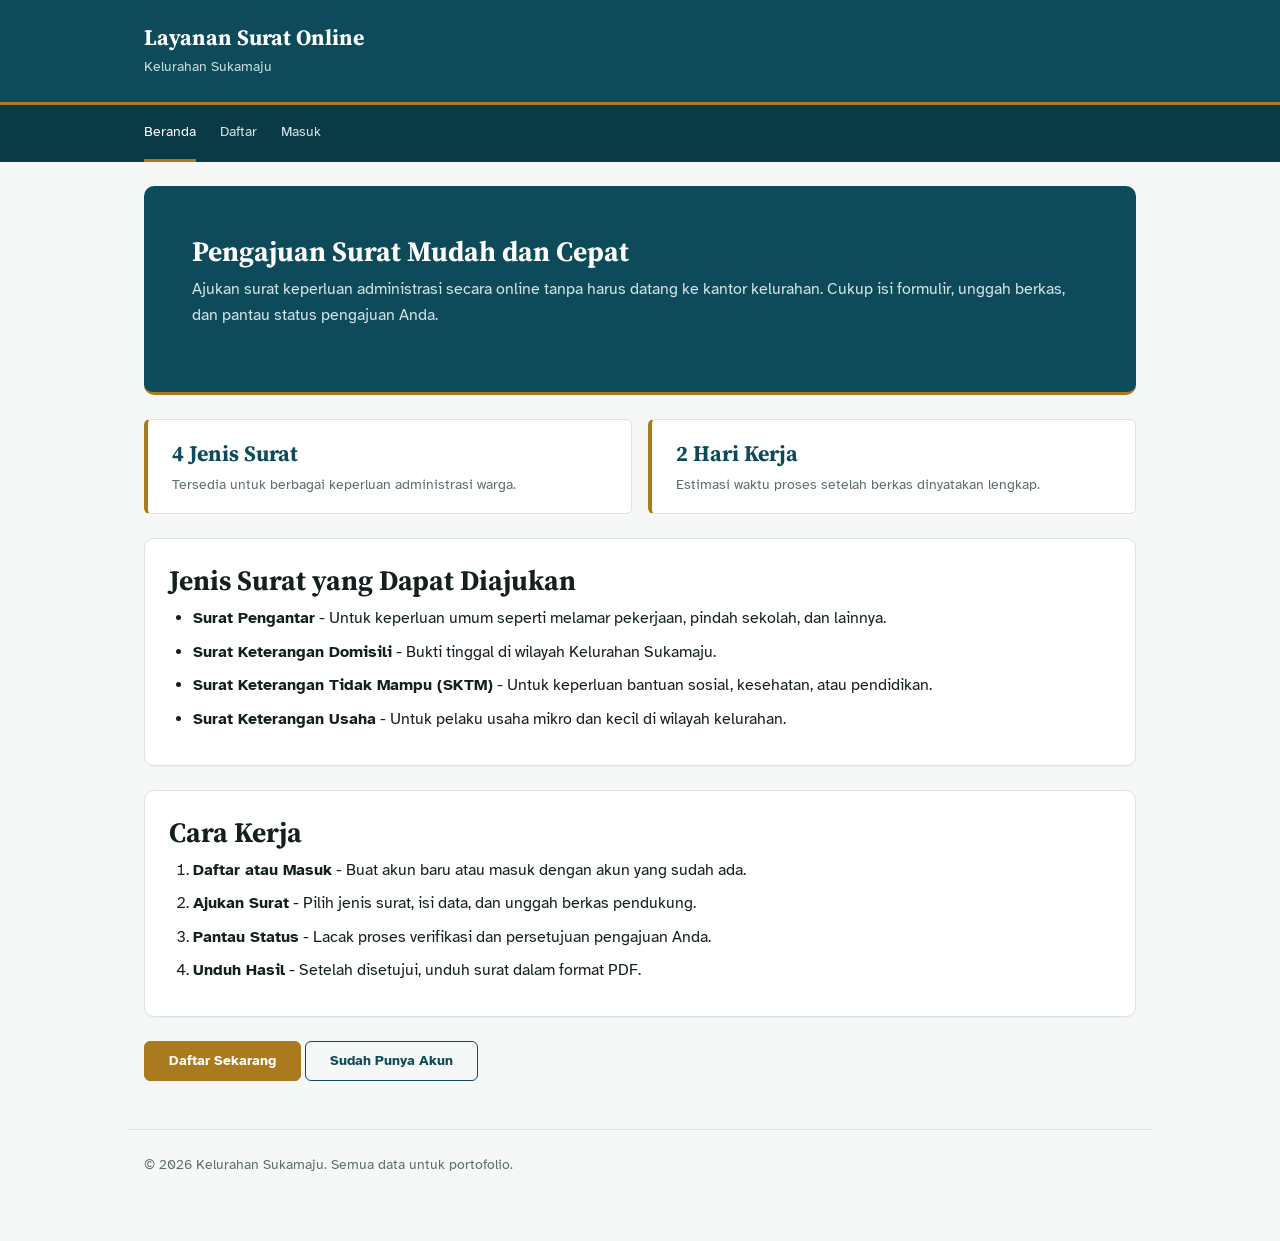
<file: index.html>
<!DOCTYPE html>
<html lang="id">
<head>
  <meta charset="UTF-8">
  <meta name="viewport" content="width=device-width, initial-scale=1.0">
  <title>Layanan Surat Online - Kelurahan Sukamaju</title>
  <link rel="stylesheet" href="css/style.css">
  <link rel="preconnect" href="https://fonts.googleapis.com">
  <link rel="preconnect" href="https://fonts.gstatic.com" crossorigin>
</head>
<body>
  <header class="site-header">
    <div class="wrap">
      <h1>Layanan Surat Online</h1>
      <p>Kelurahan Sukamaju</p>
    </div>
  </header>

  <nav class="top-nav">
    <div class="wrap">
      <a href="index.html" class="is-active">Beranda</a>
      <a href="warga/daftar.html">Daftar</a>
      <a href="warga/login.html">Masuk</a>
    </div>
  </nav>

  <main class="wrap">
    <section class="hero">
      <h2>Pengajuan Surat Mudah dan Cepat</h2>
      <p>Ajukan surat keperluan administrasi secara online tanpa harus datang ke kantor kelurahan. Cukup isi formulir, unggah berkas, dan pantau status pengajuan Anda.</p>
    </section>

    <div class="highlight-row">
      <div class="highlight">
        <strong>4 Jenis Surat</strong>
        <span>Tersedia untuk berbagai keperluan administrasi warga.</span>
      </div>
      <div class="highlight">
        <strong>2 Hari Kerja</strong>
        <span>Estimasi waktu proses setelah berkas dinyatakan lengkap.</span>
      </div>
    </div>

    <section class="card">
      <h2>Jenis Surat yang Dapat Diajukan</h2>
      <ul>
        <li><strong>Surat Pengantar</strong> - Untuk keperluan umum seperti melamar pekerjaan, pindah sekolah, dan lainnya.</li>
        <li><strong>Surat Keterangan Domisili</strong> - Bukti tinggal di wilayah Kelurahan Sukamaju.</li>
        <li><strong>Surat Keterangan Tidak Mampu (SKTM)</strong> - Untuk keperluan bantuan sosial, kesehatan, atau pendidikan.</li>
        <li><strong>Surat Keterangan Usaha</strong> - Untuk pelaku usaha mikro dan kecil di wilayah kelurahan.</li>
      </ul>
    </section>

    <section class="card">
      <h2>Cara Kerja</h2>
      <ol>
        <li><strong>Daftar atau Masuk</strong> - Buat akun baru atau masuk dengan akun yang sudah ada.</li>
        <li><strong>Ajukan Surat</strong> - Pilih jenis surat, isi data, dan unggah berkas pendukung.</li>
        <li><strong>Pantau Status</strong> - Lacak proses verifikasi dan persetujuan pengajuan Anda.</li>
        <li><strong>Unduh Hasil</strong> - Setelah disetujui, unduh surat dalam format PDF.</li>
      </ol>
    </section>

    <section>
      <a href="warga/daftar.html" class="btn">Daftar Sekarang</a>
      <a href="warga/login.html" class="btn btn-outline">Sudah Punya Akun</a>
    </section>
  </main>

  <footer class="wrap">
    <p>&copy; 2026 Kelurahan Sukamaju. Semua data untuk portofolio.</p>
  </footer>
</body>
</html>
</file>
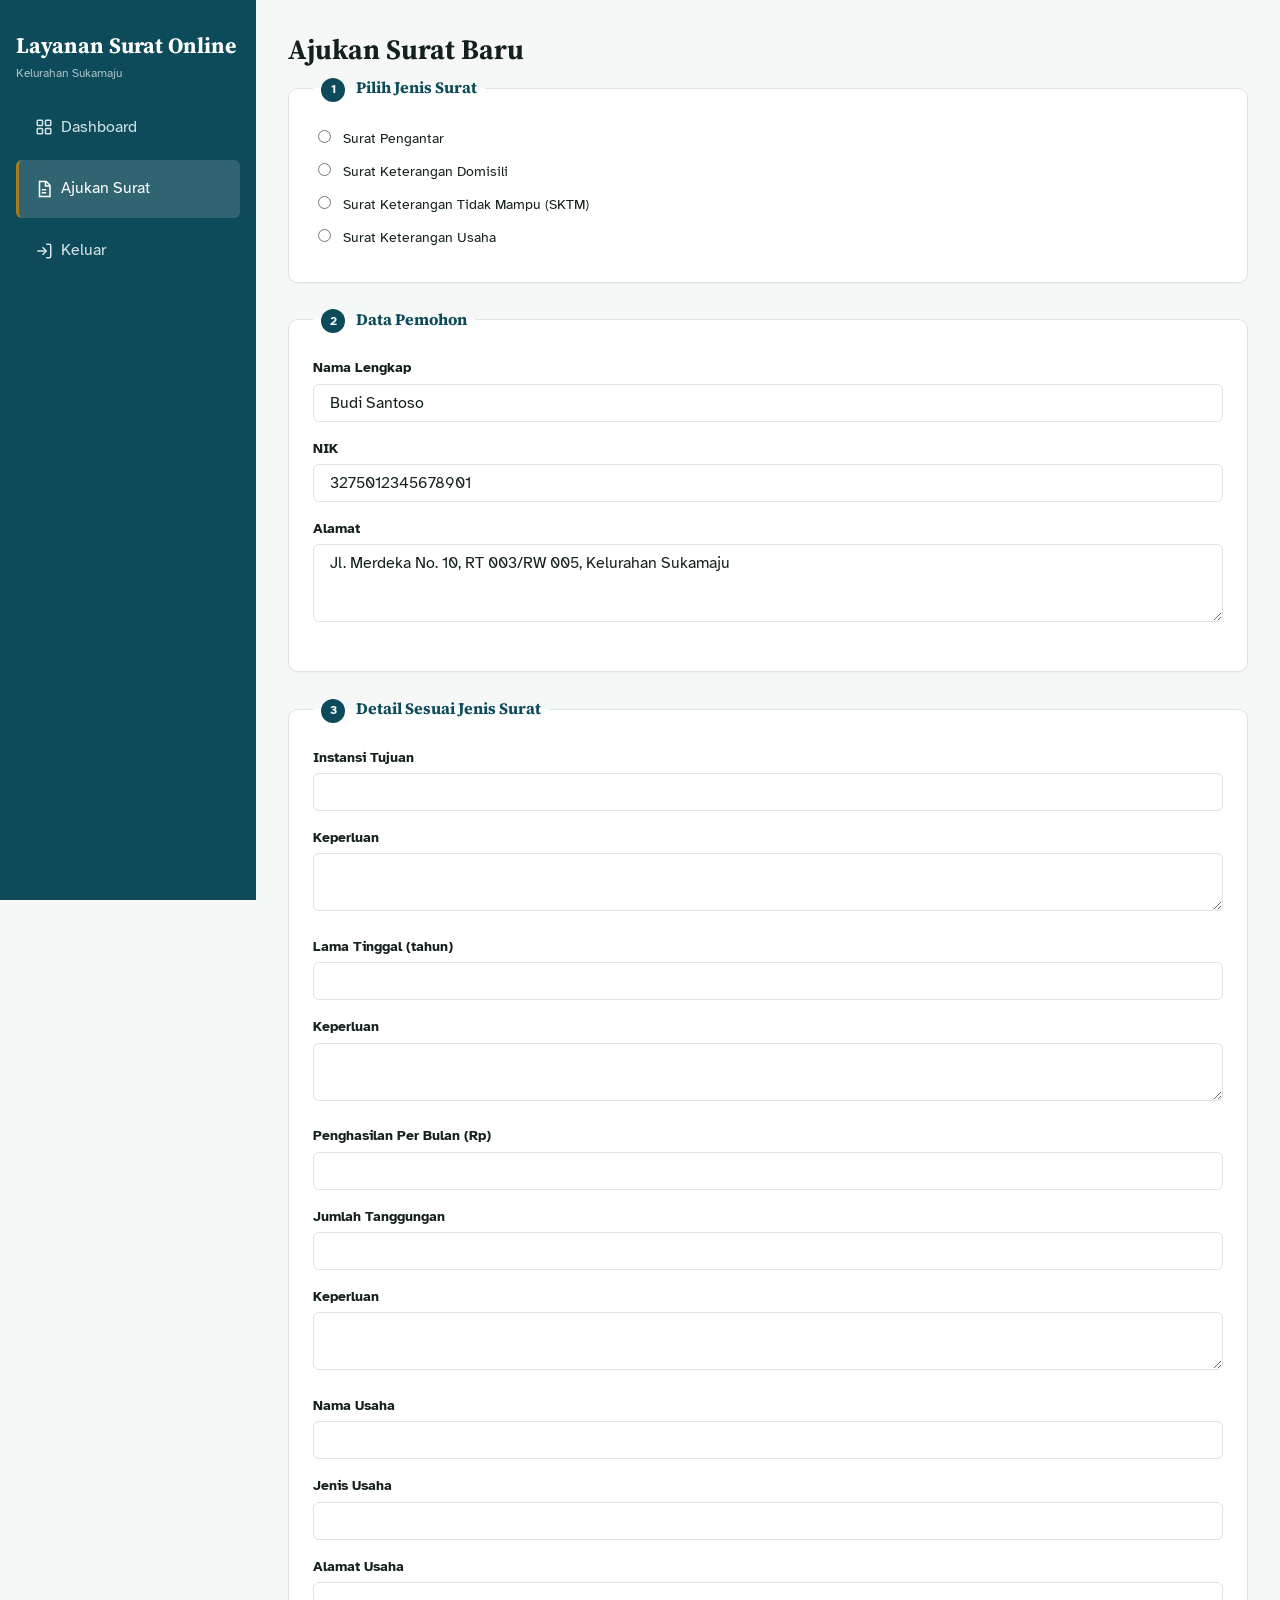
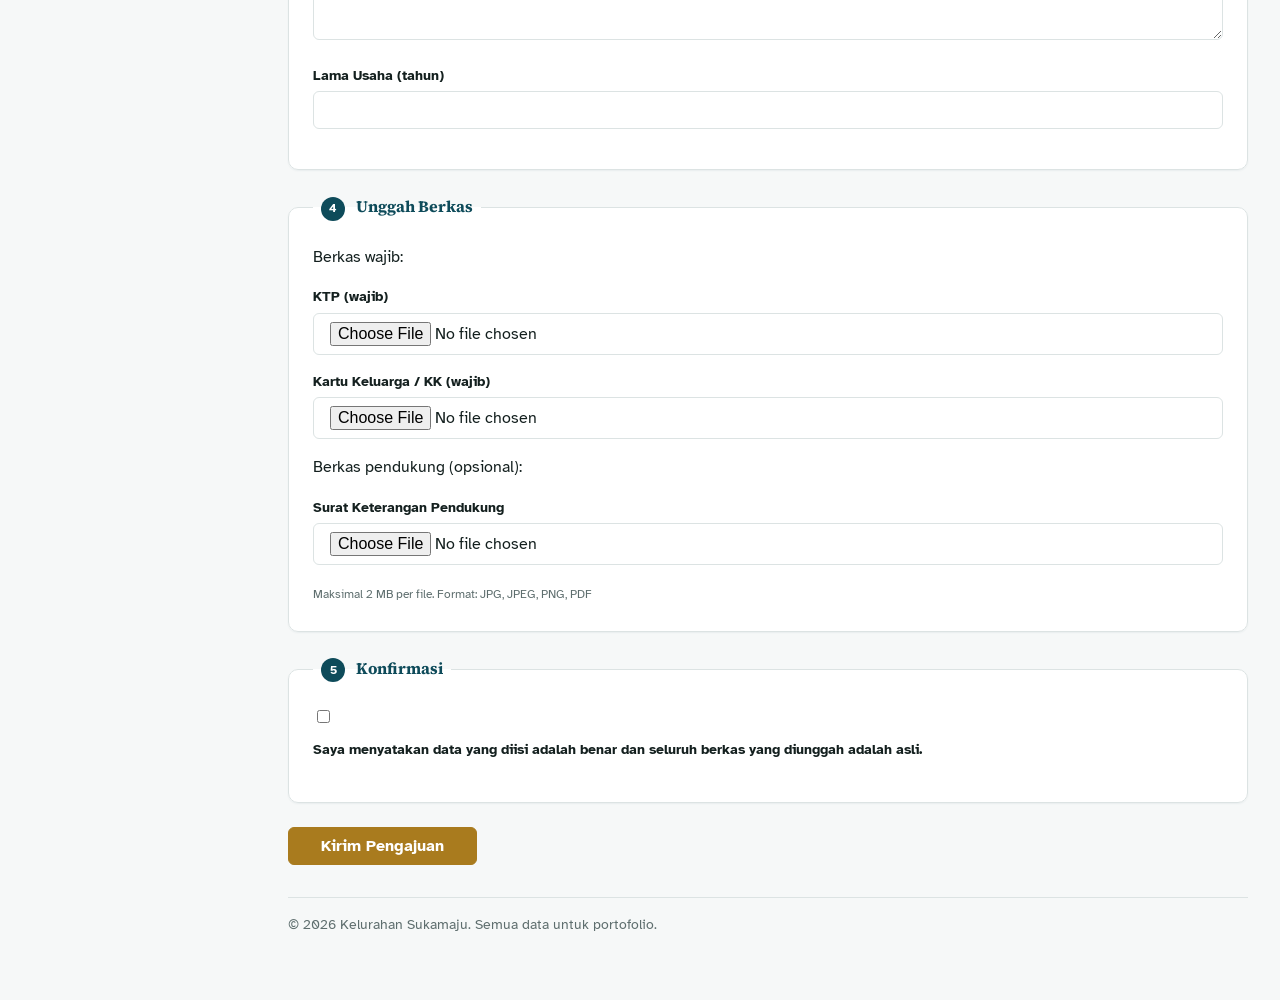
<file: warga/ajukan.html>
<!DOCTYPE html>
<html lang="id">
<head>
  <meta charset="UTF-8">
  <meta name="viewport" content="width=device-width, initial-scale=1.0">
  <title>Ajukan Surat - Layanan Surat Online</title>
  <link rel="stylesheet" href="../css/style.css">
  <link rel="preconnect" href="https://fonts.googleapis.com">
  <link rel="preconnect" href="https://fonts.gstatic.com" crossorigin>
</head>
<body>
  <div class="layout">
    <aside class="sidebar">
      <div class="brand">
        <h1>Layanan Surat Online</h1>
        <p>Kelurahan Sukamaju</p>
      </div>
      <nav class="side-nav">
        <a class="side-link" href="dashboard.html">
          <svg viewBox="0 0 24 24" fill="none" stroke="currentColor" stroke-width="2" aria-hidden="true"><rect x="3" y="3" width="7" height="7" rx="1"/><rect x="14" y="3" width="7" height="7" rx="1"/><rect x="3" y="14" width="7" height="7" rx="1"/><rect x="14" y="14" width="7" height="7" rx="1"/></svg>
          Dashboard
        </a>
        <a class="side-link is-active" href="ajukan.html">
          <svg viewBox="0 0 24 24" fill="none" stroke="currentColor" stroke-width="2" aria-hidden="true"><path d="M6 2h9l5 5v15H6z"/><path d="M14 2v6h6"/><path d="M9 13h6"/><path d="M9 17h6"/></svg>
          Ajukan Surat
        </a>
        <a class="side-link" href="login.html">
          <svg viewBox="0 0 24 24" fill="none" stroke="currentColor" stroke-width="2" aria-hidden="true"><path d="M15 3h4a2 2 0 0 1 2 2v14a2 2 0 0 1-2 2h-4"/><path d="M10 17l5-5-5-5"/><path d="M15 12H3"/></svg>
          Keluar
        </a>
      </nav>
    </aside>

    <div class="content">
      <main>
        <h2>Ajukan Surat Baru</h2>

        <form action="#" method="post">
          <fieldset>
            <legend><span class="step-num">1</span> Pilih Jenis Surat</legend>
            <div class="radio-group">
              <input type="radio" id="jenis_pengantar" name="jenis_surat" value="pengantar" required>
              <label for="jenis_pengantar" class="inline">Surat Pengantar</label><br>
              <input type="radio" id="jenis_domisili" name="jenis_surat" value="domisili">
              <label for="jenis_domisili" class="inline">Surat Keterangan Domisili</label><br>
              <input type="radio" id="jenis_sktm" name="jenis_surat" value="sktm">
              <label for="jenis_sktm" class="inline">Surat Keterangan Tidak Mampu (SKTM)</label><br>
              <input type="radio" id="jenis_usaha" name="jenis_surat" value="usaha">
              <label for="jenis_usaha" class="inline">Surat Keterangan Usaha</label>
            </div>
          </fieldset>

          <fieldset>
            <legend><span class="step-num">2</span> Data Pemohon</legend>

            <label for="nama">Nama Lengkap</label>
            <input type="text" id="nama" name="nama" value="Budi Santoso" required>

            <label for="nik">NIK</label>
            <input type="text" id="nik" name="nik" pattern="[0-9]{16}" minlength="16" maxlength="16" value="3275012345678901" required>

            <label for="alamat">Alamat</label>
            <textarea id="alamat" name="alamat" rows="3" required>Jl. Merdeka No. 10, RT 003/RW 005, Kelurahan Sukamaju</textarea>
          </fieldset>

          <fieldset>
            <legend><span class="step-num">3</span> Detail Sesuai Jenis Surat</legend>

            <div id="fields_pengantar">
              <label for="tujuan">Instansi Tujuan</label>
              <input type="text" id="tujuan" name="tujuan">

              <label for="keperluan_pengantar">Keperluan</label>
              <textarea id="keperluan_pengantar" name="keperluan_pengantar" rows="2"></textarea>
            </div>

            <div id="fields_domisili">
              <label for="lama_tinggal">Lama Tinggal (tahun)</label>
              <input type="number" id="lama_tinggal" name="lama_tinggal" min="0">

              <label for="keperluan_domisili">Keperluan</label>
              <textarea id="keperluan_domisili" name="keperluan_domisili" rows="2"></textarea>
            </div>

            <div id="fields_sktm">
              <label for="penghasilan">Penghasilan Per Bulan (Rp)</label>
              <input type="number" id="penghasilan" name="penghasilan" min="0">

              <label for="tanggungan">Jumlah Tanggungan</label>
              <input type="number" id="tanggungan" name="tanggungan" min="0">

              <label for="keperluan_sktm">Keperluan</label>
              <textarea id="keperluan_sktm" name="keperluan_sktm" rows="2"></textarea>
            </div>

            <div id="fields_usaha">
              <label for="nama_usaha">Nama Usaha</label>
              <input type="text" id="nama_usaha" name="nama_usaha">

              <label for="jenis_usaha">Jenis Usaha</label>
              <input type="text" id="jenis_usaha" name="jenis_usaha">

              <label for="alamat_usaha">Alamat Usaha</label>
              <textarea id="alamat_usaha" name="alamat_usaha" rows="2"></textarea>

              <label for="lama_usaha">Lama Usaha (tahun)</label>
              <input type="number" id="lama_usaha" name="lama_usaha" min="0">
            </div>
          </fieldset>

          <fieldset>
            <legend><span class="step-num">4</span> Unggah Berkas</legend>
            <p>Berkas wajib:</p>

            <label for="ktp">KTP (wajib)</label>
            <input type="file" id="ktp" name="ktp" accept=".jpg,.jpeg,.png,.pdf" required>

            <label for="kk">Kartu Keluarga / KK (wajib)</label>
            <input type="file" id="kk" name="kk" accept=".jpg,.jpeg,.png,.pdf" required>

            <p>Berkas pendukung (opsional):</p>

            <label for="pendukung">Surat Keterangan Pendukung</label>
            <input type="file" id="pendukung" name="pendukung" accept=".jpg,.jpeg,.png,.pdf">

            <small>Maksimal 2 MB per file. Format: JPG, JPEG, PNG, PDF</small>
          </fieldset>

          <fieldset>
            <legend><span class="step-num">5</span> Konfirmasi</legend>
            <p>
              <input type="checkbox" id="konfirmasi" name="konfirmasi" required>
              <label for="konfirmasi" class="inline">Saya menyatakan data yang diisi adalah benar dan seluruh berkas yang diunggah adalah asli.</label>
            </p>
          </fieldset>

          <button type="submit">Kirim Pengajuan</button>
        </form>
      </main>

      <footer>
        <p>&copy; 2026 Kelurahan Sukamaju. Semua data untuk portofolio.</p>
      </footer>
    </div>
  </div>
</body>
</html>
</file>
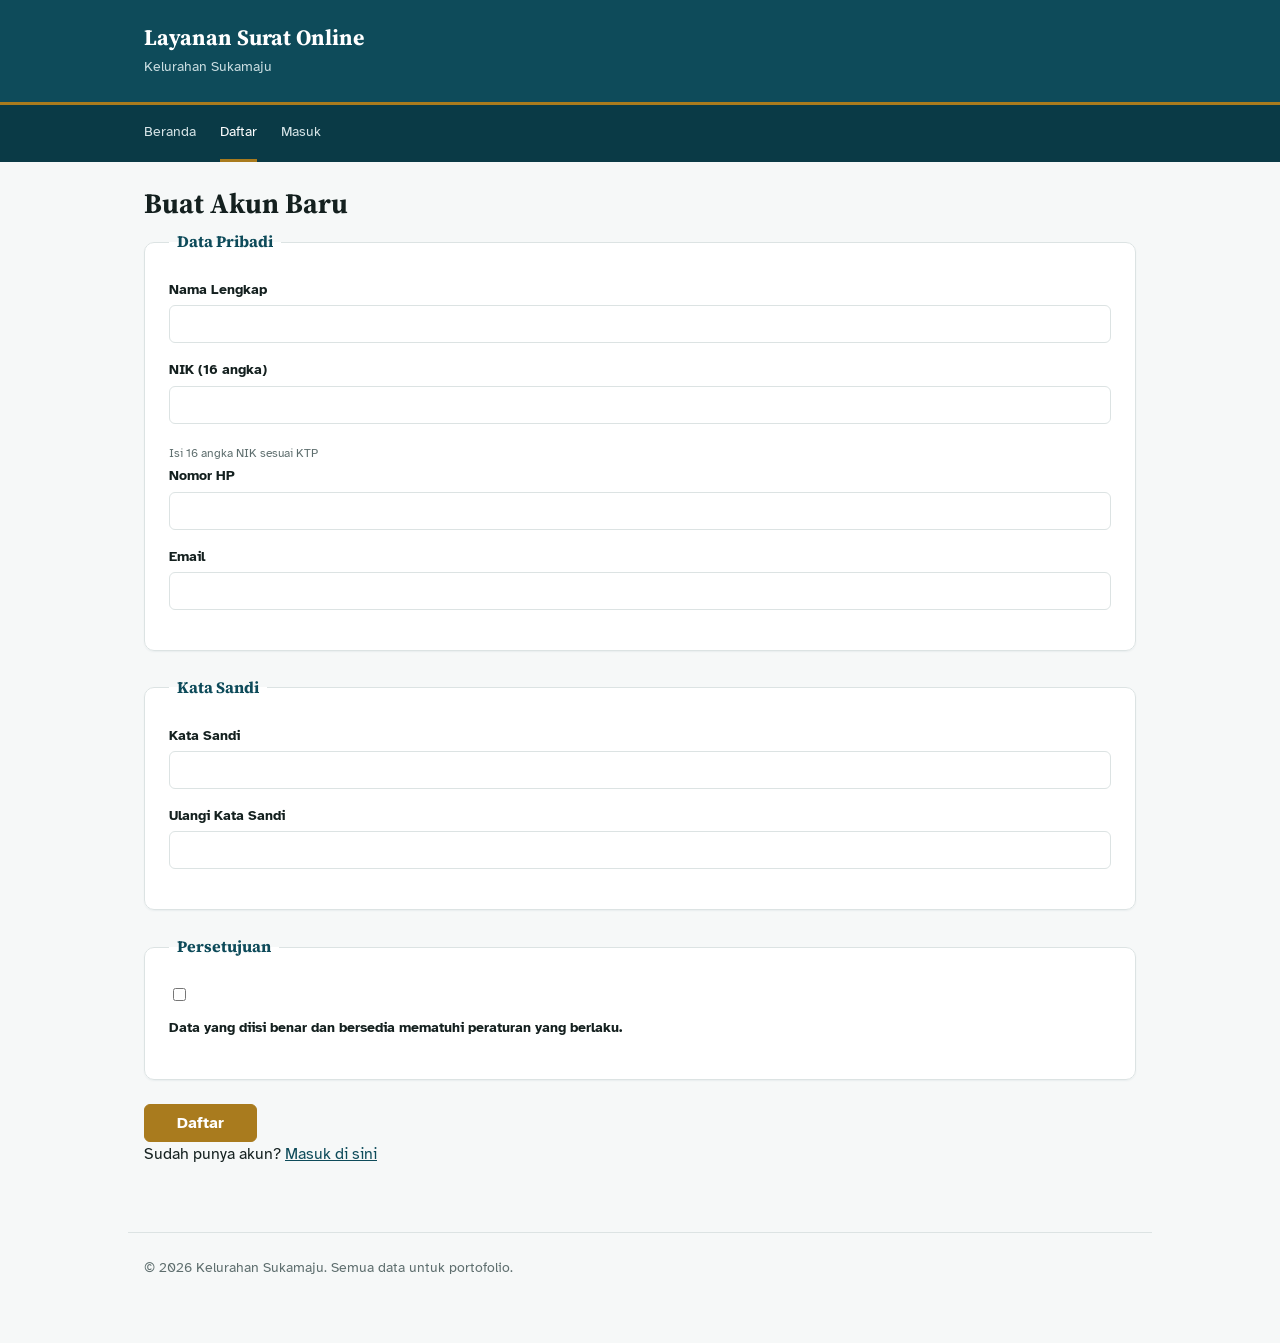
<file: warga/daftar.html>
<!DOCTYPE html>
<html lang="id">
<head>
  <meta charset="UTF-8">
  <meta name="viewport" content="width=device-width, initial-scale=1.0">
  <title>Daftar - Layanan Surat Online</title>
  <link rel="stylesheet" href="../css/style.css">
  <link rel="preconnect" href="https://fonts.googleapis.com">
  <link rel="preconnect" href="https://fonts.gstatic.com" crossorigin>
</head>
<body>
  <header class="site-header">
    <div class="wrap">
      <h1>Layanan Surat Online</h1>
      <p>Kelurahan Sukamaju</p>
    </div>
  </header>

  <nav class="top-nav">
    <div class="wrap">
      <a href="../index.html">Beranda</a>
      <a href="daftar.html" class="is-active">Daftar</a>
      <a href="login.html">Masuk</a>
    </div>
  </nav>

  <main class="wrap">
    <h2>Buat Akun Baru</h2>

    <form action="#" method="post">
      <fieldset>
        <legend>Data Pribadi</legend>

        <label for="nama">Nama Lengkap</label>
        <input type="text" id="nama" name="nama" required>

        <label for="nik">NIK (16 angka)</label>
        <input type="text" id="nik" name="nik" pattern="[0-9]{16}" minlength="16" maxlength="16" required title="NIK harus 16 angka">
        <small>Isi 16 angka NIK sesuai KTP</small>

        <label for="hp">Nomor HP</label>
        <input type="tel" id="hp" name="hp" pattern="[0-9]{10,13}" required title="Nomor HP 10-13 angka">

        <label for="email">Email</label>
        <input type="email" id="email" name="email" required>
      </fieldset>

      <fieldset>
        <legend>Kata Sandi</legend>

        <label for="password">Kata Sandi</label>
        <input type="password" id="password" name="password" minlength="8" required>

        <label for="password2">Ulangi Kata Sandi</label>
        <input type="password" id="password2" name="password2" minlength="8" required>
      </fieldset>

      <fieldset>
        <legend>Persetujuan</legend>
        <p>
          <input type="checkbox" id="setuju" name="setuju" required>
          <label for="setuju" class="inline">Data yang diisi benar dan bersedia mematuhi peraturan yang berlaku.</label>
        </p>
      </fieldset>

      <button type="submit">Daftar</button>
    </form>

    <p>Sudah punya akun? <a href="login.html">Masuk di sini</a></p>
  </main>

  <footer class="wrap">
    <p>&copy; 2026 Kelurahan Sukamaju. Semua data untuk portofolio.</p>
  </footer>
</body>
</html>
</file>
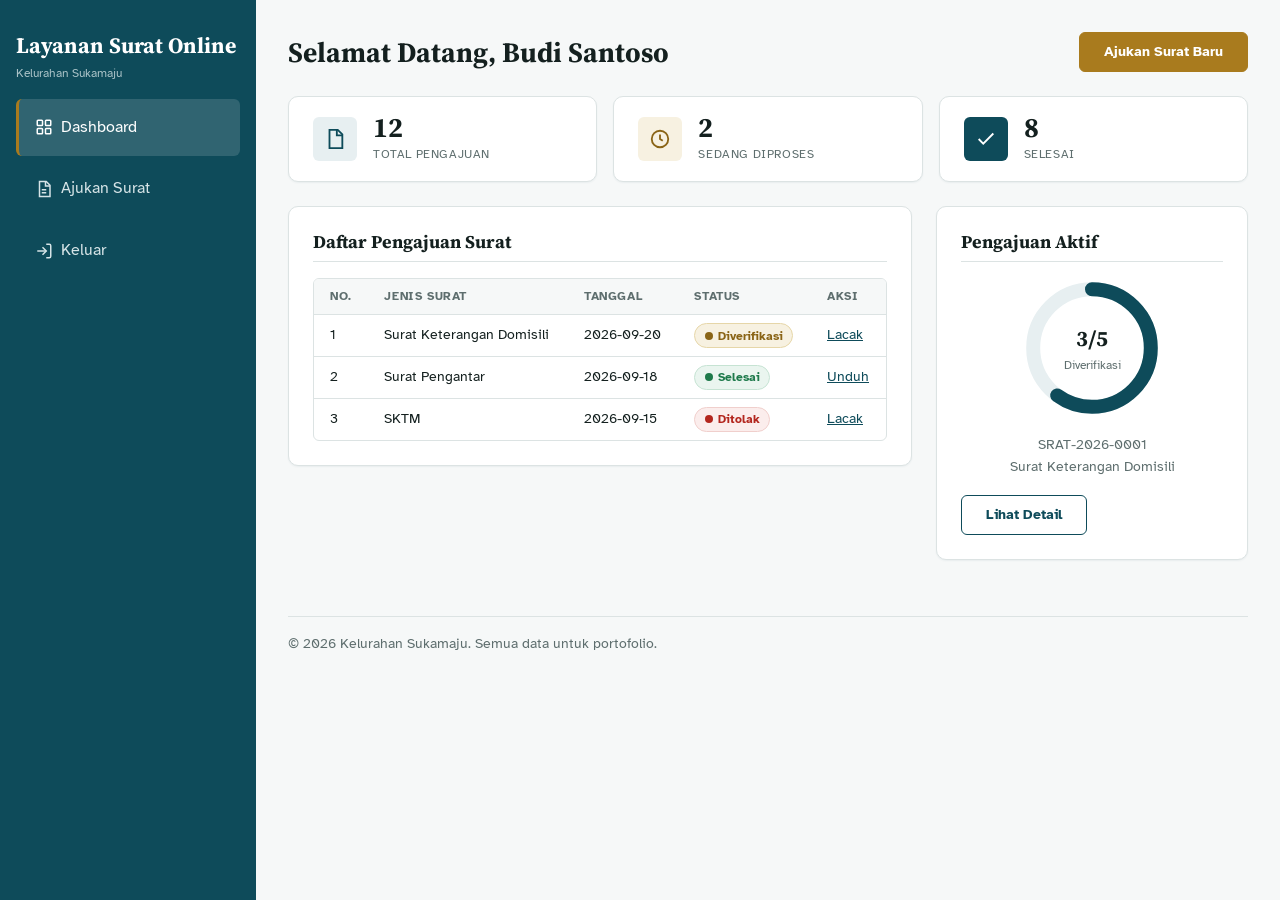
<file: warga/dashboard.html>
<!DOCTYPE html>
<html lang="id">
<head>
  <meta charset="UTF-8">
  <meta name="viewport" content="width=device-width, initial-scale=1.0">
  <title>Dashboard - Layanan Surat Online</title>
  <link rel="stylesheet" href="../css/style.css">
  <link rel="preconnect" href="https://fonts.googleapis.com">
  <link rel="preconnect" href="https://fonts.gstatic.com" crossorigin>
</head>
<body>
  <div class="layout">
    <aside class="sidebar">
      <div class="brand">
        <h1>Layanan Surat Online</h1>
        <p>Kelurahan Sukamaju</p>
      </div>
      <nav class="side-nav">
        <a class="side-link is-active" href="dashboard.html">
          <svg viewBox="0 0 24 24" fill="none" stroke="currentColor" stroke-width="2" aria-hidden="true"><rect x="3" y="3" width="7" height="7" rx="1"/><rect x="14" y="3" width="7" height="7" rx="1"/><rect x="3" y="14" width="7" height="7" rx="1"/><rect x="14" y="14" width="7" height="7" rx="1"/></svg>
          Dashboard
        </a>
        <a class="side-link" href="ajukan.html">
          <svg viewBox="0 0 24 24" fill="none" stroke="currentColor" stroke-width="2" aria-hidden="true"><path d="M6 2h9l5 5v15H6z"/><path d="M14 2v6h6"/><path d="M9 13h6"/><path d="M9 17h6"/></svg>
          Ajukan Surat
        </a>
        <a class="side-link" href="login.html">
          <svg viewBox="0 0 24 24" fill="none" stroke="currentColor" stroke-width="2" aria-hidden="true"><path d="M15 3h4a2 2 0 0 1 2 2v14a2 2 0 0 1-2 2h-4"/><path d="M10 17l5-5-5-5"/><path d="M15 12H3"/></svg>
          Keluar
        </a>
      </nav>
    </aside>

    <div class="content">
      <main>
        <div class="page-head">
          <h2>Selamat Datang, Budi Santoso</h2>
          <a href="ajukan.html" class="btn">Ajukan Surat Baru</a>
        </div>

        <div class="stat-row">
          <div class="stat-card">
            <span class="stat-icon stat-icon-total" aria-hidden="true">
              <svg viewBox="0 0 24 24" fill="none" stroke="currentColor" stroke-width="2"><path d="M6 2h9l5 5v15H6z"/><path d="M14 2v6h6"/></svg>
            </span>
            <div class="stat-body">
              <span class="stat-num">12</span>
              <span class="stat-label">Total Pengajuan</span>
            </div>
          </div>
          <div class="stat-card">
            <span class="stat-icon stat-icon-proses" aria-hidden="true">
              <svg viewBox="0 0 24 24" fill="none" stroke="currentColor" stroke-width="2"><circle cx="12" cy="12" r="9"/><path d="M12 7v5l3 2"/></svg>
            </span>
            <div class="stat-body">
              <span class="stat-num">2</span>
              <span class="stat-label">Sedang Diproses</span>
            </div>
          </div>
          <div class="stat-card">
            <span class="stat-icon stat-icon-selesai" aria-hidden="true">
              <svg viewBox="0 0 24 24" fill="none" stroke="currentColor" stroke-width="2"><path d="M20 6L9 17l-5-5"/></svg>
            </span>
            <div class="stat-body">
              <span class="stat-num">8</span>
              <span class="stat-label">Selesai</span>
            </div>
          </div>
        </div>

        <div class="panel-grid">
          <section class="panel">
            <h3>Daftar Pengajuan Surat</h3>
            <div class="table-wrap">
              <table>
                <thead>
                  <tr>
                    <th>No.</th>
                    <th>Jenis Surat</th>
                    <th>Tanggal</th>
                    <th>Status</th>
                    <th>Aksi</th>
                  </tr>
                </thead>
                <tbody>
                  <tr>
                    <td data-label="No.">1</td>
                    <td data-label="Jenis Surat">Surat Keterangan Domisili</td>
                    <td data-label="Tanggal">2026-09-20</td>
                    <td data-label="Status"><span class="status-badge status-diverifikasi">Diverifikasi</span></td>
                    <td data-label="Aksi"><a href="lacak.html">Lacak</a></td>
                  </tr>
                  <tr>
                    <td data-label="No.">2</td>
                    <td data-label="Jenis Surat">Surat Pengantar</td>
                    <td data-label="Tanggal">2026-09-18</td>
                    <td data-label="Status"><span class="status-badge status-selesai">Selesai</span></td>
                    <td data-label="Aksi"><a href="lacak.html">Unduh</a></td>
                  </tr>
                  <tr>
                    <td data-label="No.">3</td>
                    <td data-label="Jenis Surat">SKTM</td>
                    <td data-label="Tanggal">2026-09-15</td>
                    <td data-label="Status"><span class="status-badge status-ditolak">Ditolak</span></td>
                    <td data-label="Aksi"><a href="lacak.html">Lacak</a></td>
                  </tr>
                </tbody>
              </table>
            </div>
          </section>

          <aside class="panel">
            <h3>Pengajuan Aktif</h3>
            <div class="ring" role="img" aria-label="Progres pengajuan SRAT-2026-0001: tahap 3 dari 5, status Diverifikasi">
              <svg viewBox="0 0 100 100" aria-hidden="true">
                <circle class="ring-track" cx="50" cy="50" r="42"></circle>
                <circle class="ring-value" cx="50" cy="50" r="42"></circle>
              </svg>
              <div class="ring-center">
                <strong>3/5</strong>
                <span>Diverifikasi</span>
              </div>
            </div>
            <p class="ring-caption">SRAT-2026-0001<br>Surat Keterangan Domisili</p>
            <a href="lacak.html" class="btn btn-outline">Lihat Detail</a>
          </aside>
        </div>
      </main>

      <footer>
        <p>&copy; 2026 Kelurahan Sukamaju. Semua data untuk portofolio.</p>
      </footer>
    </div>
  </div>
</body>
</html>
</file>
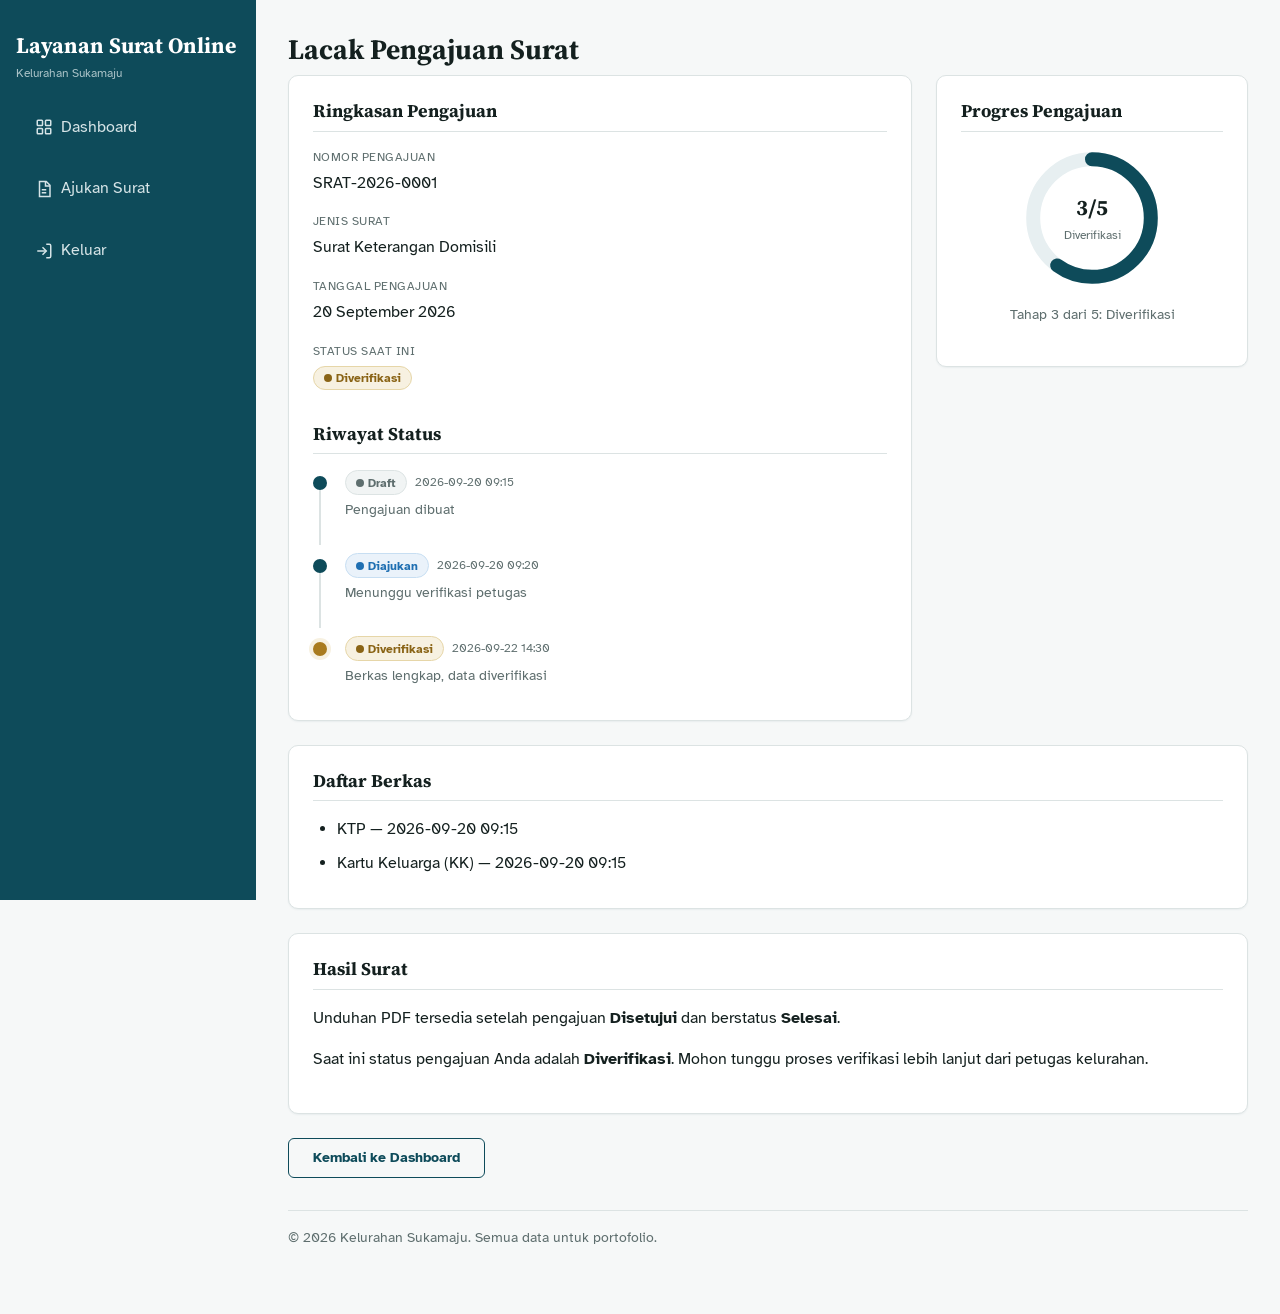
<file: warga/lacak.html>
<!DOCTYPE html>
<html lang="id">
<head>
  <meta charset="UTF-8">
  <meta name="viewport" content="width=device-width, initial-scale=1.0">
  <title>Lacak Pengajuan - Layanan Surat Online</title>
  <link rel="stylesheet" href="../css/style.css">
  <link rel="preconnect" href="https://fonts.googleapis.com">
  <link rel="preconnect" href="https://fonts.gstatic.com" crossorigin>
</head>
<body>
  <div class="layout">
    <aside class="sidebar">
      <div class="brand">
        <h1>Layanan Surat Online</h1>
        <p>Kelurahan Sukamaju</p>
      </div>
      <nav class="side-nav">
        <a class="side-link" href="dashboard.html">
          <svg viewBox="0 0 24 24" fill="none" stroke="currentColor" stroke-width="2" aria-hidden="true"><rect x="3" y="3" width="7" height="7" rx="1"/><rect x="14" y="3" width="7" height="7" rx="1"/><rect x="3" y="14" width="7" height="7" rx="1"/><rect x="14" y="14" width="7" height="7" rx="1"/></svg>
          Dashboard
        </a>
        <a class="side-link" href="ajukan.html">
          <svg viewBox="0 0 24 24" fill="none" stroke="currentColor" stroke-width="2" aria-hidden="true"><path d="M6 2h9l5 5v15H6z"/><path d="M14 2v6h6"/><path d="M9 13h6"/><path d="M9 17h6"/></svg>
          Ajukan Surat
        </a>
        <a class="side-link" href="login.html">
          <svg viewBox="0 0 24 24" fill="none" stroke="currentColor" stroke-width="2" aria-hidden="true"><path d="M15 3h4a2 2 0 0 1 2 2v14a2 2 0 0 1-2 2h-4"/><path d="M10 17l5-5-5-5"/><path d="M15 12H3"/></svg>
          Keluar
        </a>
      </nav>
    </aside>

    <div class="content">
      <main>
        <h2>Lacak Pengajuan Surat</h2>

        <div class="panel-grid">
          <section class="panel">
            <h3>Ringkasan Pengajuan</h3>
            <dl>
              <dt>Nomor Pengajuan</dt>
              <dd>SRAT-2026-0001</dd>
              <dt>Jenis Surat</dt>
              <dd>Surat Keterangan Domisili</dd>
              <dt>Tanggal Pengajuan</dt>
              <dd>20 September 2026</dd>
              <dt>Status Saat Ini</dt>
              <dd><span class="status-badge status-diverifikasi">Diverifikasi</span></dd>
            </dl>

            <h3>Riwayat Status</h3>
            <ol class="timeline">
              <li class="timeline-item is-done">
                <span class="timeline-dot" aria-hidden="true"></span>
                <div class="timeline-head">
                  <span class="status-badge status-draft">Draft</span>
                  <time>2026-09-20 09:15</time>
                </div>
                <div class="timeline-body"><p>Pengajuan dibuat</p></div>
              </li>
              <li class="timeline-item is-done">
                <span class="timeline-dot" aria-hidden="true"></span>
                <div class="timeline-head">
                  <span class="status-badge status-diajukan">Diajukan</span>
                  <time>2026-09-20 09:20</time>
                </div>
                <div class="timeline-body"><p>Menunggu verifikasi petugas</p></div>
              </li>
              <li class="timeline-item is-current">
                <span class="timeline-dot" aria-hidden="true"></span>
                <div class="timeline-head">
                  <span class="status-badge status-diverifikasi">Diverifikasi</span>
                  <time>2026-09-22 14:30</time>
                </div>
                <div class="timeline-body"><p>Berkas lengkap, data diverifikasi</p></div>
              </li>
            </ol>
          </section>

          <aside class="panel">
            <h3>Progres Pengajuan</h3>
            <div class="ring" role="img" aria-label="Progres pengajuan: tahap 3 dari 5, status Diverifikasi">
              <svg viewBox="0 0 100 100" aria-hidden="true">
                <circle class="ring-track" cx="50" cy="50" r="42"></circle>
                <circle class="ring-value" cx="50" cy="50" r="42"></circle>
              </svg>
              <div class="ring-center">
                <strong>3/5</strong>
                <span>Diverifikasi</span>
              </div>
            </div>
            <p class="ring-caption">Tahap 3 dari 5: Diverifikasi</p>
          </aside>
        </div>

        <section class="panel">
          <h3>Daftar Berkas</h3>
          <ul>
            <li>KTP — 2026-09-20 09:15</li>
            <li>Kartu Keluarga (KK) — 2026-09-20 09:15</li>
          </ul>
        </section>

        <section class="panel">
          <h3>Hasil Surat</h3>
          <p>Unduhan PDF tersedia setelah pengajuan <strong>Disetujui</strong> dan berstatus <strong>Selesai</strong>.</p>
          <p>Saat ini status pengajuan Anda adalah <strong>Diverifikasi</strong>. Mohon tunggu proses verifikasi lebih lanjut dari petugas kelurahan.</p>
        </section>

        <p><a href="dashboard.html" class="btn btn-outline">Kembali ke Dashboard</a></p>
      </main>

      <footer>
        <p>&copy; 2026 Kelurahan Sukamaju. Semua data untuk portofolio.</p>
      </footer>
    </div>
  </div>
</body>
</html>
</file>
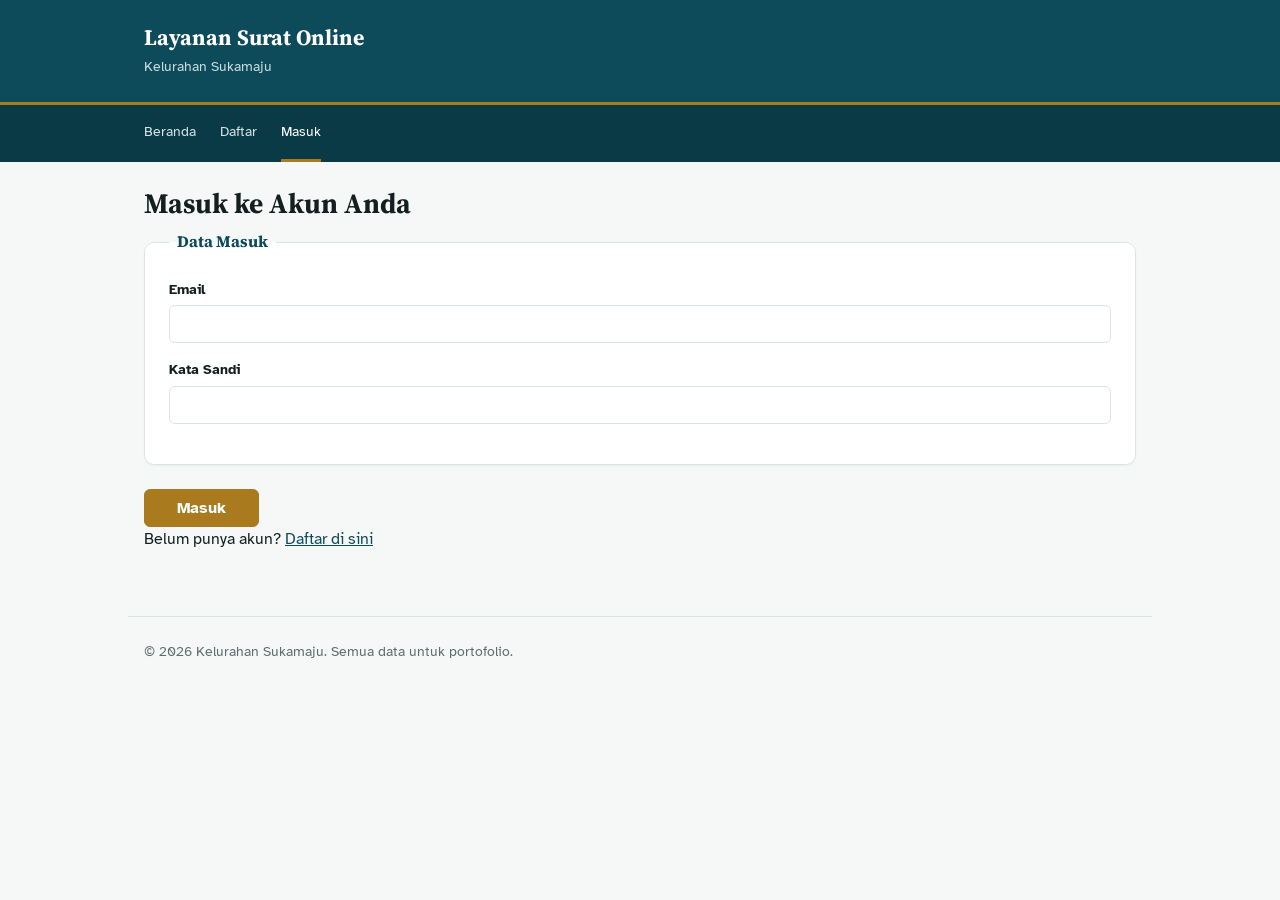
<file: warga/login.html>
<!DOCTYPE html>
<html lang="id">
<head>
  <meta charset="UTF-8">
  <meta name="viewport" content="width=device-width, initial-scale=1.0">
  <title>Masuk - Layanan Surat Online</title>
  <link rel="stylesheet" href="../css/style.css">
  <link rel="preconnect" href="https://fonts.googleapis.com">
  <link rel="preconnect" href="https://fonts.gstatic.com" crossorigin>
</head>
<body>
  <header class="site-header">
    <div class="wrap">
      <h1>Layanan Surat Online</h1>
      <p>Kelurahan Sukamaju</p>
    </div>
  </header>

  <nav class="top-nav">
    <div class="wrap">
      <a href="../index.html">Beranda</a>
      <a href="daftar.html">Daftar</a>
      <a href="login.html" class="is-active">Masuk</a>
    </div>
  </nav>

  <main class="wrap">
    <h2>Masuk ke Akun Anda</h2>

    <form action="#" method="post">
      <fieldset>
        <legend>Data Masuk</legend>

        <label for="email">Email</label>
        <input type="email" id="email" name="email" required>

        <label for="password">Kata Sandi</label>
        <input type="password" id="password" name="password" required>
      </fieldset>

      <button type="submit">Masuk</button>
    </form>

    <p>Belum punya akun? <a href="daftar.html">Daftar di sini</a></p>
  </main>

  <footer class="wrap">
    <p>&copy; 2026 Kelurahan Sukamaju. Semua data untuk portofolio.</p>
  </footer>
</body>
</html>
</file>
<file: css/style.css>
/* ============================================================
   LAYANAN SURAT ONLINE — KELURAHAN SUKAMAJU
   Gaya: instansi pemerintah Indonesia, bukan SaaS/startup.

   WARNA
   Dasar netral terang (putih #FFFFFF, permukaan #F6F8F8) memberi
   kesan dokumen resmi yang bersih. Identitas instansi memakai
   petrol/teal tua #0E4B5A (biru tua kehijauan) — formal, tenang,
   dan bukan ungu-biru gradient khas dashboard SaaS. Aksen emas
   #A97B1E dipakai tipis (garis kepala, penanda nav aktif, fokus)
   meniru aksen emas lambang resmi, tidak pernah dominan.
   Kontras: teks #14201F di #FFFFFF = 15:1 (AAA); teks redup
   #5E6E6E di #FFFFFF = 5.3:1 (AA); putih di #0E4B5A = 9:1 (AAA).

   TIPOGRAFI
   Judul: Source Serif 4 — serif formal yang memberi wibawa seperti
   kop surat/letterhead resmi. Isi: Atkinson Hyperlegible — sans
   humanis dengan bentuk huruf yang sangat mudah dibedakan, ramah
   disleksia dan pembaca segala usia, cocok untuk layanan publik.
   Kombinasi serif-judul + sans-isi inilah yang terasa "dinas",
   bukan "startup". ============================================================ */

@import url('https://fonts.googleapis.com/css2?family=Atkinson+Hyperlegible:ital,wght@0,400;0,700;1,400&family=Source+Serif+4:opsz,wght@8..60,600;8..60,700&display=swap');

:root {
  --primary: #0E4B5A;
  --primary-700: #0A3A46;
  --primary-50: #E7EFF1;
  --gold: #A97B1E;
  --gold-dark: #8A6416;
  --gold-50: #F7F1E1;
  --bg: #FFFFFF;
  --surface: #F6F8F8;
  --card: #FFFFFF;
  --ink: #14201F;
  --muted: #5E6E6E;
  --border: #DCE3E3;
  --success: #1E7A4B;
  --danger: #B3261E;
  --info: #1F6FB2;

  --font-head: 'Source Serif 4', Georgia, 'Times New Roman', serif;
  --font-body: 'Atkinson Hyperlegible', system-ui, sans-serif;

  --space-xs: 0.25rem;
  --space-sm: 0.5rem;
  --space-md: 1rem;
  --space-lg: 1.5rem;
  --space-xl: 2rem;
  --space-2xl: 3rem;

  --text-xs: 0.75rem;
  --text-sm: 0.875rem;
  --text-base: 1rem;
  --text-lg: 1.125rem;
  --text-xl: 1.375rem;
  --text-2xl: 1.75rem;

  --radius: 6px;
  --radius-lg: 10px;
  --shadow-sm: 0 1px 2px rgba(14, 75, 90, 0.06);
  --shadow: 0 2px 6px rgba(14, 75, 90, 0.07);
}

*, *::before, *::after { box-sizing: border-box; }

body {
  font-family: var(--font-body);
  background: var(--surface);
  color: var(--ink);
  margin: 0;
  padding: 0;
  line-height: 1.6;
  -webkit-font-smoothing: antialiased;
}

h1, h2, h3, h4 {
  font-family: var(--font-head);
  font-weight: 700;
  line-height: 1.25;
  color: var(--ink);
  margin: 0 0 var(--space-sm);
}

h2 { font-size: var(--text-xl); }
h3 { font-size: var(--text-lg); }

p { margin: 0 0 var(--space-md); }

a { color: var(--primary); }
a:hover { color: var(--primary-700); }

:focus-visible {
  outline: 3px solid var(--gold);
  outline-offset: 2px;
  border-radius: 2px;
}

.sidebar :focus-visible,
.site-header :focus-visible,
.top-nav :focus-visible,
.hero :focus-visible { outline-color: #fff; }

ul, ol { padding-left: var(--space-lg); margin: var(--space-sm) 0; }
li { margin-bottom: var(--space-sm); }

/* ---------- Halaman publik: header + nav ---------- */
.site-header {
  background: var(--primary);
  color: #fff;
  border-bottom: 3px solid var(--gold);
}

.site-header .wrap {
  max-width: 64rem;
  margin: 0 auto;
  padding: var(--space-lg) var(--space-md);
}

.site-header h1 { color: #fff; font-size: var(--text-xl); margin: 0; }
.site-header p { color: #C9DDE1; font-size: var(--text-sm); margin: var(--space-xs) 0 0; }

.top-nav {
  background: var(--primary-700);
}

.top-nav .wrap {
  max-width: 64rem;
  margin: 0 auto;
  padding: 0 var(--space-md);
  display: flex;
  flex-wrap: wrap;
  gap: var(--space-lg);
}

.top-nav a {
  color: #D6E4E7;
  text-decoration: none;
  font-size: var(--text-sm);
  padding: var(--space-md) 0;
  border-bottom: 3px solid transparent;
  transition: color 0.15s, border-color 0.15s;
}

.top-nav a:hover, .top-nav a:focus-visible, .top-nav a.is-active {
  color: #fff;
  border-bottom-color: var(--gold);
}

.wrap {
  max-width: 64rem;
  margin: 0 auto;
  padding: var(--space-lg) var(--space-md) var(--space-2xl);
}

/* ---------- Layout aplikasi: sidebar + konten ---------- */
.layout { display: block; }

.sidebar {
  background: var(--primary);
  color: #fff;
  padding: var(--space-md);
}

.brand h1 { color: #fff; font-size: var(--text-lg); margin: 0; }
.brand p { color: #A9C2C7; font-size: var(--text-xs); margin: var(--space-xs) 0 var(--space-md); }

.side-nav { display: flex; flex-wrap: wrap; gap: var(--space-xs); }

.side-link {
  display: flex;
  align-items: center;
  gap: var(--space-sm);
  color: #D6E4E7;
  text-decoration: none;
  font-size: var(--text-sm);
  padding: var(--space-sm) var(--space-md);
  border-radius: var(--radius);
  border-left: 3px solid transparent;
  transition: background 0.15s, color 0.15s;
}

.side-link svg { width: 18px; height: 18px; flex-shrink: 0; }

.side-link:hover, .side-link:focus-visible {
  background: rgba(255, 255, 255, 0.1);
  color: #fff;
}

.side-link.is-active {
  background: rgba(255, 255, 255, 0.14);
  color: #fff;
  border-left-color: var(--gold);
}

.content { padding: var(--space-lg) var(--space-md) var(--space-2xl); }

.page-head {
  display: flex;
  flex-wrap: wrap;
  align-items: center;
  justify-content: space-between;
  gap: var(--space-md);
  margin-bottom: var(--space-lg);
}

.page-head h2 { margin: 0; }

/* ---------- Panel / kartu ---------- */
.card, .panel {
  background: var(--card);
  border: 1px solid var(--border);
  border-radius: var(--radius-lg);
  padding: var(--space-lg);
  box-shadow: var(--shadow-sm);
  margin-bottom: var(--space-lg);
}

.panel > h3, .card > h3 {
  padding-bottom: var(--space-sm);
  border-bottom: 1px solid var(--border);
  margin-bottom: var(--space-md);
}

.panel > h3:not(:first-child), .card > h3:not(:first-child) { margin-top: var(--space-xl); }

.panel-grid { display: grid; gap: var(--space-lg); grid-template-columns: 1fr; }

/* ---------- Baris statistik ---------- */
.stat-row {
  display: grid;
  gap: var(--space-md);
  grid-template-columns: 1fr;
  margin-bottom: var(--space-lg);
}

.stat-card {
  display: flex;
  align-items: center;
  gap: var(--space-md);
  background: var(--card);
  border: 1px solid var(--border);
  border-radius: var(--radius-lg);
  padding: var(--space-md) var(--space-lg);
  box-shadow: var(--shadow-sm);
}

.stat-icon {
  width: 2.75rem;
  height: 2.75rem;
  display: grid;
  place-items: center;
  border-radius: var(--radius);
  flex-shrink: 0;
}

.stat-icon svg { width: 22px; height: 22px; }

.stat-icon-total { background: var(--primary-50); color: var(--primary); }
.stat-icon-proses { background: var(--gold-50); color: var(--gold-dark); }
.stat-icon-selesai { background: var(--primary); color: #fff; }

.stat-num {
  display: block;
  font-family: var(--font-head);
  font-size: var(--text-2xl);
  font-weight: 700;
  line-height: 1;
  color: var(--ink);
}

.stat-label {
  display: block;
  font-size: var(--text-xs);
  color: var(--muted);
  text-transform: uppercase;
  letter-spacing: 0.05em;
  margin-top: var(--space-xs);
}

/* ---------- Baris highlight (index) ---------- */
.highlight-row {
  display: grid;
  gap: var(--space-md);
  grid-template-columns: 1fr;
  margin-bottom: var(--space-lg);
}

.highlight {
  background: var(--card);
  border: 1px solid var(--border);
  border-left: 4px solid var(--gold);
  border-radius: var(--radius);
  padding: var(--space-md) var(--space-lg);
}

.highlight strong {
  display: block;
  font-family: var(--font-head);
  font-size: var(--text-xl);
  color: var(--primary);
}

.highlight span { font-size: var(--text-sm); color: var(--muted); }

/* ---------- Hero ---------- */
.hero {
  background: var(--primary);
  color: #fff;
  border-radius: var(--radius-lg);
  padding: var(--space-xl) var(--space-lg);
  margin-bottom: var(--space-lg);
  border-bottom: 3px solid var(--gold);
}

.hero h2 { color: #fff; font-size: var(--text-xl); }
.hero p { color: #D6E4E7; margin-bottom: var(--space-md); }

/* ---------- Tombol ---------- */
.btn {
  display: inline-flex;
  align-items: center;
  gap: var(--space-sm);
  background: var(--gold);
  color: #fff;
  padding: var(--space-sm) var(--space-lg);
  border: 1px solid var(--gold);
  border-radius: var(--radius);
  text-decoration: none;
  font-family: var(--font-body);
  font-size: var(--text-sm);
  font-weight: 700;
  cursor: pointer;
  transition: background 0.15s, border-color 0.15s;
}

.btn:hover, .btn:focus-visible { background: var(--gold-dark); border-color: var(--gold-dark); color: #fff; }
.btn:active { transform: translateY(1px); }

.btn-outline {
  background: transparent;
  color: var(--primary);
  border-color: var(--primary);
}

.btn-outline:hover, .btn-outline:focus-visible {
  background: var(--primary-50);
  color: var(--primary-700);
  border-color: var(--primary-700);
}

/* ---------- Badge status (teks + titik, bukan warna saja) ---------- */
.status-badge {
  display: inline-flex;
  align-items: center;
  gap: 0.4em;
  padding: 0.15rem 0.6rem;
  border: 1px solid;
  border-radius: 999px;
  font-size: var(--text-xs);
  font-weight: 700;
  white-space: nowrap;
  line-height: 1.5;
}

.status-badge::before {
  content: "";
  width: 0.5rem;
  height: 0.5rem;
  border-radius: 50%;
  background: currentColor;
  flex-shrink: 0;
}

.status-draft { color: #5E6E6E; background: #F1F4F4; border-color: #DCE3E3; }
.status-diajukan { color: #1F6FB2; background: #EAF2FA; border-color: #C7DEF2; }
.status-diverifikasi { color: var(--gold-dark); background: var(--gold-50); border-color: #E6D6A8; }
.status-disetujui, .status-selesai { color: var(--success); background: #EAF5EF; border-color: #C6E3D3; }
.status-ditolak { color: var(--danger); background: #FBEDEC; border-color: #F0CFCC; }

/* ---------- Timeline (activity feed) ---------- */
.timeline { list-style: none; margin: 0; padding: 0; }

.timeline-item {
  position: relative;
  padding: 0 0 var(--space-lg) var(--space-xl);
}

.timeline-item::before {
  content: "";
  position: absolute;
  left: 6px;
  top: 1.1rem;
  bottom: 0;
  width: 2px;
  background: var(--border);
}

.timeline-item:last-child { padding-bottom: 0; }
.timeline-item:last-child::before { display: none; }

.timeline-dot {
  position: absolute;
  left: 0;
  top: 0.35rem;
  width: 14px;
  height: 14px;
  border-radius: 50%;
  background: var(--card);
  border: 2px solid var(--muted);
}

.timeline-item.is-done .timeline-dot { background: var(--primary); border-color: var(--primary); }
.timeline-item.is-current .timeline-dot {
  background: var(--gold);
  border-color: var(--gold);
  box-shadow: 0 0 0 4px var(--gold-50);
}

.timeline-head {
  display: flex;
  flex-wrap: wrap;
  align-items: center;
  gap: var(--space-sm);
  margin-bottom: var(--space-xs);
}

.timeline-head time { font-size: var(--text-xs); color: var(--muted); }
.timeline-body p { margin: 0; font-size: var(--text-sm); color: var(--muted); }

/* ---------- Indikator progres (ring bermakna) ---------- */
.ring { position: relative; width: 140px; height: 140px; margin: 0 auto; }
.ring svg { width: 100%; height: 100%; transform: rotate(-90deg); }
.ring circle { fill: none; stroke-width: 10; }
.ring-track { stroke: var(--primary-50); }
.ring-value {
  stroke: var(--primary);
  stroke-linecap: round;
  stroke-dasharray: 263.9;
  stroke-dashoffset: 105.6;
}

.ring-center {
  position: absolute;
  inset: 0;
  display: grid;
  place-content: center;
  text-align: center;
}

.ring-center strong { display: block; font-family: var(--font-head); font-size: var(--text-xl); color: var(--ink); }
.ring-center span { font-size: var(--text-xs); color: var(--muted); }

.ring-caption { text-align: center; margin-top: var(--space-md); font-size: var(--text-sm); color: var(--muted); }

/* ---------- Formulir ---------- */
form { max-width: 100%; }

fieldset {
  border: 1px solid var(--border);
  border-radius: var(--radius-lg);
  background: var(--card);
  padding: var(--space-lg);
  margin: 0 0 var(--space-lg);
  box-shadow: var(--shadow-sm);
}

legend {
  font-family: var(--font-head);
  font-weight: 700;
  font-size: var(--text-base);
  color: var(--primary);
  padding: 0 var(--space-sm);
}

.step-num {
  display: inline-flex;
  align-items: center;
  justify-content: center;
  width: 1.5rem;
  height: 1.5rem;
  margin-right: var(--space-sm);
  background: var(--primary);
  color: #fff;
  border-radius: 50%;
  font-family: var(--font-body);
  font-size: var(--text-xs);
}

label {
  display: block;
  margin-bottom: var(--space-xs);
  font-size: var(--text-sm);
  font-weight: 700;
  color: var(--ink);
}

input, select, textarea {
  width: 100%;
  padding: var(--space-sm) var(--space-md);
  margin-bottom: var(--space-md);
  border: 1px solid var(--border);
  border-radius: var(--radius);
  font-family: var(--font-body);
  font-size: var(--text-base);
  color: var(--ink);
  background: var(--card);
  transition: border-color 0.15s, box-shadow 0.15s;
}

input:focus, select:focus, textarea:focus {
  outline: none;
  border-color: var(--primary);
  box-shadow: 0 0 0 3px var(--primary-50);
}

input[type="radio"], input[type="checkbox"] {
  width: auto;
  margin-right: var(--space-sm);
  accent-color: var(--primary);
}

.radio-group label { display: inline; font-weight: 400; }

button[type="submit"] {
  display: inline-block;
  background: var(--gold);
  color: #fff;
  padding: var(--space-sm) var(--space-xl);
  border: 1px solid var(--gold);
  border-radius: var(--radius);
  font-family: var(--font-body);
  font-size: var(--text-base);
  font-weight: 700;
  cursor: pointer;
  transition: background 0.15s, border-color 0.15s;
}

button[type="submit"]:hover, button[type="submit"]:focus-visible {
  background: var(--gold-dark);
  border-color: var(--gold-dark);
}

small { font-size: var(--text-xs); color: var(--muted); }

/* ---------- Tabel ---------- */
.table-wrap {
  overflow-x: auto;
  border: 1px solid var(--border);
  border-radius: var(--radius);
}

table { width: 100%; border-collapse: collapse; }

th, td {
  padding: var(--space-sm) var(--space-md);
  text-align: left;
  border-bottom: 1px solid var(--border);
  font-size: var(--text-sm);
}

tbody tr:last-child td { border-bottom: none; }

th {
  background: var(--surface);
  color: var(--muted);
  font-size: var(--text-xs);
  text-transform: uppercase;
  letter-spacing: 0.05em;
}

/* ---------- Daftar definisi ---------- */
dl { margin: 0; }

dt {
  font-size: var(--text-xs);
  color: var(--muted);
  text-transform: uppercase;
  letter-spacing: 0.04em;
  margin-top: var(--space-md);
}

dt:first-child { margin-top: 0; }
dd { margin: var(--space-xs) 0 0; font-size: var(--text-base); }

/* ---------- Footer ---------- */
footer {
  margin-top: var(--space-xl);
  padding-top: var(--space-md);
  border-top: 1px solid var(--border);
  font-size: var(--text-sm);
  color: var(--muted);
}

/* ---------- Responsif ---------- */
@media (min-width: 768px) {
  .stat-row { grid-template-columns: repeat(3, 1fr); }
  .highlight-row { grid-template-columns: repeat(2, 1fr); }
  .panel-grid { grid-template-columns: 2fr 1fr; align-items: start; }
  .panel-grid > .panel:only-child { grid-column: 1 / -1; }

  .layout {
    display: grid;
    grid-template-columns: 16rem 1fr;
    min-height: 100vh;
    align-items: start;
  }

  .sidebar {
    position: sticky;
    top: 0;
    height: 100vh;
    padding: var(--space-xl) var(--space-md);
    overflow-y: auto;
  }

  .brand h1 { font-size: var(--text-xl); }

  .side-nav { flex-direction: column; gap: var(--space-xs); }

  .side-link { padding: var(--space-md); font-size: var(--text-base); }

  .content { padding: var(--space-xl) var(--space-xl) var(--space-2xl); }

  h2 { font-size: var(--text-2xl); }
  .hero h2 { font-size: var(--text-2xl); }
  .hero { padding: var(--space-2xl); }
}

@media (max-width: 767px) {
  table, thead, tbody, th, td, tr { display: block; }
  thead { display: none; }
  tr {
    border: 1px solid var(--border);
    border-radius: var(--radius);
    padding: var(--space-md);
    margin-bottom: var(--space-sm);
  }
  td {
    display: flex;
    justify-content: space-between;
    align-items: flex-start;
    gap: var(--space-sm);
    border: none;
    padding: var(--space-xs) 0;
  }
  td::before {
    content: attr(data-label);
    font-size: var(--text-xs);
    font-weight: 700;
    color: var(--muted);
    text-transform: uppercase;
    letter-spacing: 0.04em;
    flex-shrink: 0;
  }
  .table-wrap { border: none; }
}
</file>
